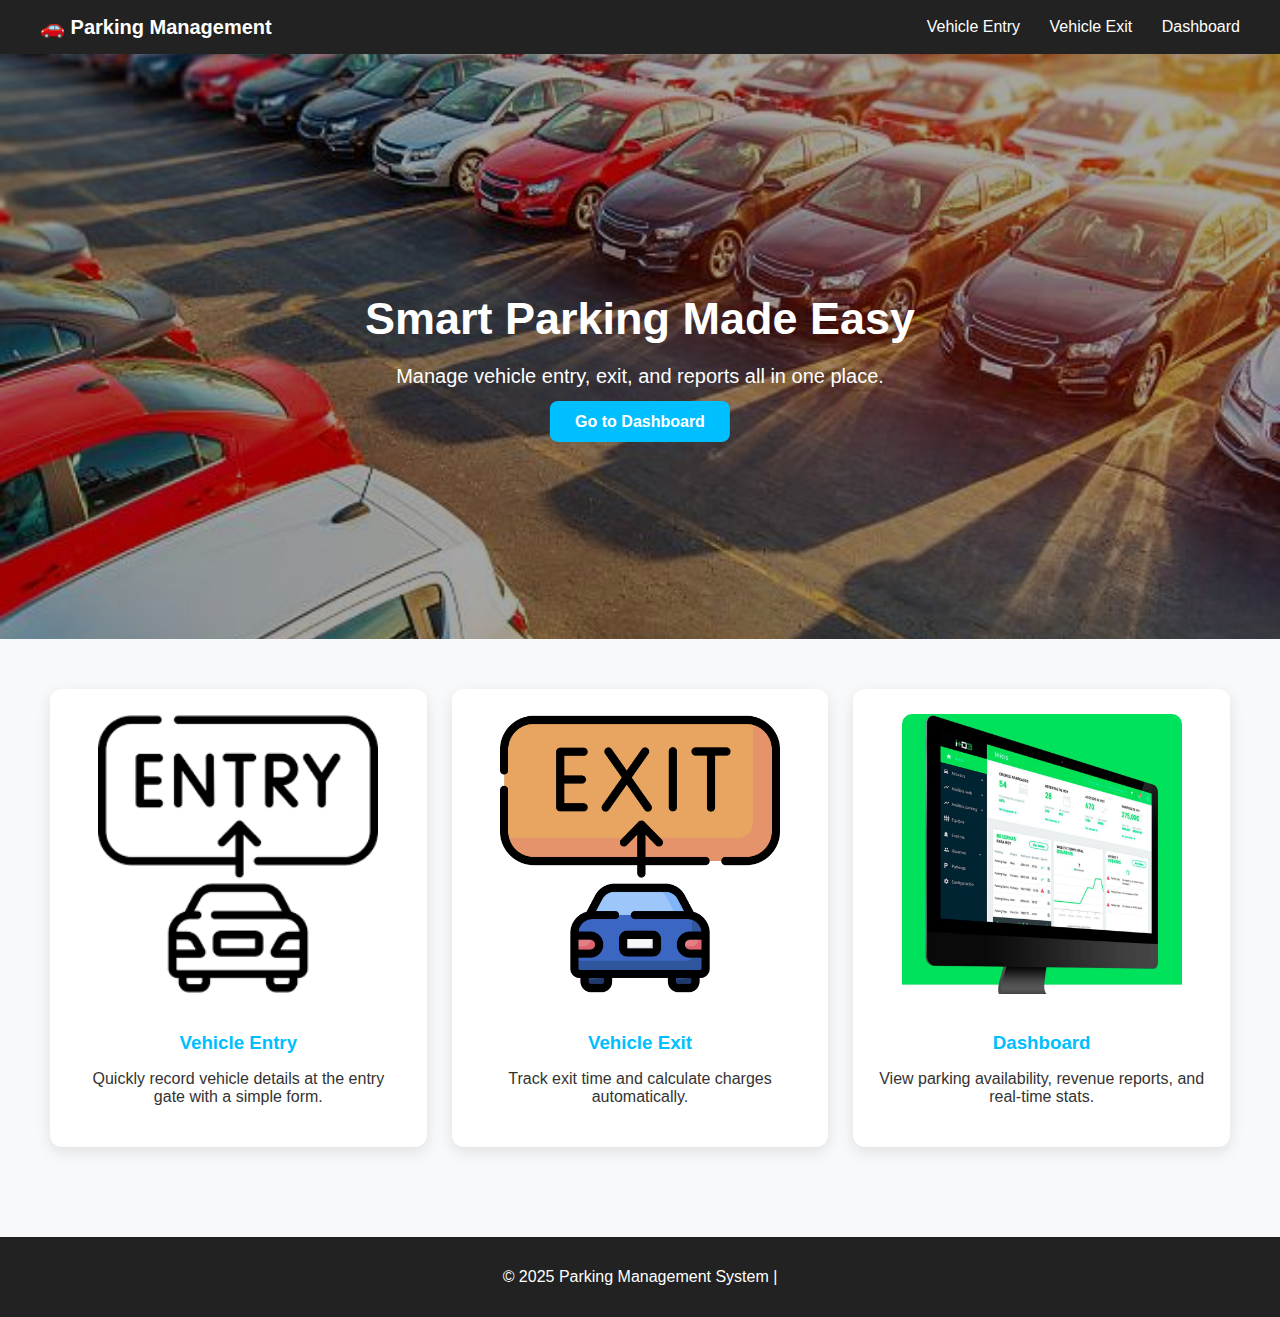
<file: index.html>
<!doctype html>
<html lang="en">
<head>
  <meta charset="utf-8">
  <title>Parking Management System</title>
  <style>
    body {
      margin: 0;
      font-family: 'Segoe UI', Tahoma, Geneva, Verdana, sans-serif;
      background: #f8f9fa;
      color: #333;
      scroll-behavior: smooth;
    }

    /* Navigation */
    nav {
      background: #222;
      color: #fff;
      display: flex;
      justify-content: space-between;
      padding: 15px 40px;
      align-items: center;
      position: sticky;
      top: 0;
      z-index: 1000;
    }

    nav .logo {
      font-weight: bold;
      font-size: 20px;
    }

    nav .menu a {
      color: #fff;
      text-decoration: none;
      margin-left: 25px;
      font-size: 16px;
      transition: color 0.3s, transform 0.2s;
    }

    nav .menu a:hover {
      color: #00bfff;
      transform: scale(1.1);
    }

    /* Hero Section */
    .hero {
      position: relative;
      width: 100%;
      height: 65vh;
      overflow: hidden;
    }

    .hero img {
      width: 100%;
      height: 100%;
      object-fit: cover;
      filter: brightness(65%);
    }

    .hero-text {
      position: absolute;
      top: 50%;
      left: 50%;
      transform: translate(-50%, -50%);
      text-align: center;
      color: #fff;
      animation: fadeIn 2s ease-in-out;
    }

    .hero-text h1 {
      font-size: 45px;
      margin-bottom: 15px;
    }

    .hero-text p {
      font-size: 20px;
      margin-bottom: 25px;
    }

    .btn {
      background: #00bfff;
      padding: 12px 25px;
      color: #fff;
      border-radius: 8px;
      text-decoration: none;
      font-weight: bold;
      transition: background 0.3s, transform 0.2s;
    }

    .btn:hover {
      background: #008fcc;
      transform: translateY(-3px);
    }

    @keyframes fadeIn {
      from {opacity: 0;}
      to {opacity: 1;}
    }

    /* Features Section */
    .features {
      display: grid;
      grid-template-columns: repeat(auto-fit, minmax(250px, 1fr));
      gap: 25px;
      padding: 50px;
      text-align: center;
    }

    .feature-card {
      background: #fff;
      border-radius: 12px;
      padding: 25px;
      box-shadow: 0 5px 15px rgba(0,0,0,0.1);
      transition: transform 0.3s;
    }

    .feature-card:hover {
      transform: translateY(-8px);
    }

    .feature-card img {
      width: 100%;
      max-width: 280px;
      height: 280px;
      object-fit: cover;
      border-radius: 10px;
      margin-bottom: 15px;
    }

    .feature-card h3 {
      margin-bottom: 10px;
      color: #00bfff;
    }

    /* Footer */
    footer {
      background: #222;
      color: #fff;
      text-align: center;
      padding: 15px;
      margin-top: 40px;
    }
  </style>
</head>
<body>
  <!-- Navigation -->
  <nav>
    <div class="logo">🚗 Parking Management</div>
    <div class="menu">
      <a href="entry.html">Vehicle Entry</a>
      <a href="exit.html">Vehicle Exit</a>
      <a href="dashboard.html">Dashboard</a>
    </div>
  </nav>

  <!-- Hero Section -->
  <header class="hero">
    <img src="parkingarea.jpg" alt="Parking Area">
    <div class="hero-text">
      <h1>Smart Parking Made Easy</h1>
      <p>Manage vehicle entry, exit, and reports all in one place.</p>
      <a href="dashboard.html" class="btn">Go to Dashboard</a>
    </div>
  </header>

  <!-- Features Section -->
  <section class="features">
    <div class="feature-card">
        <img src="vehicleentry.png" alt="Entry" height="150" width="150">
      <h3>Vehicle Entry</h3>
      <p>Quickly record vehicle details at the entry gate with a simple form.</p>
    </div>
    <div class="feature-card">
       <img src="vehicleexit.png" alt="Exit" height="150" width="150">
      <h3>Vehicle Exit</h3>
      <p>Track exit time and calculate charges automatically.</p>
    </div>
    <div class="feature-card">
        <img src="dash1.jpg" alt="Dashboard" height="150" width="150">
      <h3>Dashboard</h3>
      <p>View parking availability, revenue reports, and real-time stats.</p>
    </div>
  </section>

  <!-- Footer -->
  <footer>
      <p>© 2025 Parking Management System | <p>
  </footer>
</body>
</html>
</file>
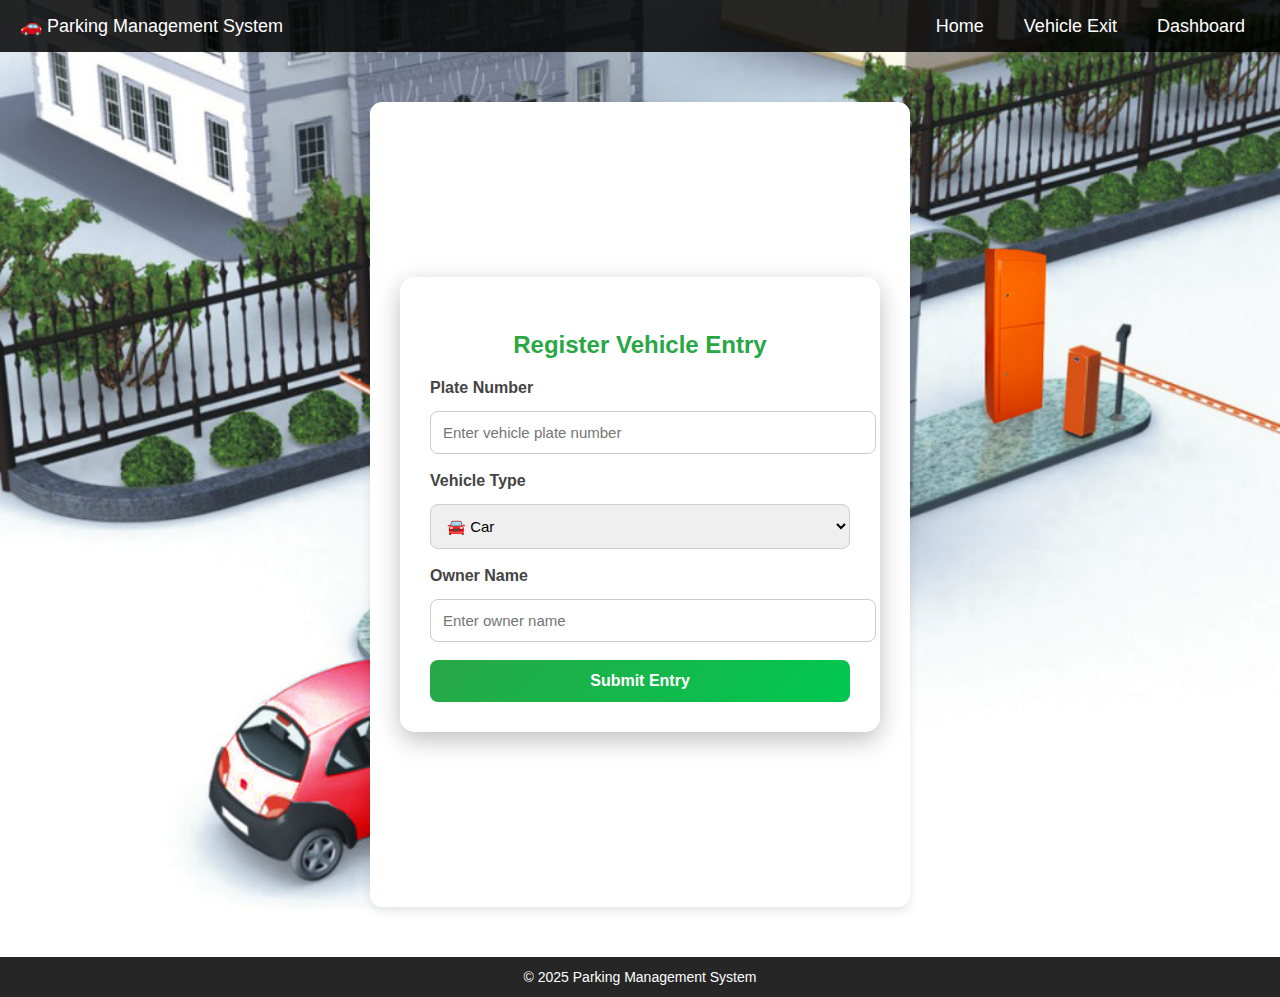
<file: entry.html>
<!doctype html>
<html>
<head>
  <meta charset="utf-8">
  <title>Vehicle Entry</title>
  <link rel="stylesheet" href="style.css">
  <style>
    body {
      margin: 0;
      font-family: 'Segoe UI', Tahoma, Geneva, Verdana, sans-serif;
      background: url('entryimg.jpeg') no-repeat center center fixed;
      background-size: cover;
      color: #333;
    }

    nav {
      background: rgba(0, 0, 0, 0.85);
      color: white;
      padding: 15px 20px;
      display: flex;
      justify-content: space-between;
      align-items: center;
      font-size: 18px;
    }
    nav div a {
      color: white;
      margin-left: 20px;
      text-decoration: none;
      font-weight: 500;
      transition: color 0.3s;
    }
    nav div a:hover {
      color: #00c3ff;
    }

    .container {
      display: flex;
      justify-content: center;
      align-items: center;
      min-height: 85vh;
      padding: 20px;
    }

    .form-box {
      background: rgba(255, 255, 255, 0.95);
      padding: 30px;
      border-radius: 15px;
      box-shadow: 0px 8px 25px rgba(0, 0, 0, 0.25);
      text-align: center;
      width: 100%;
      max-width: 420px;
      transition: transform 0.3s ease, box-shadow 0.3s ease;
    }
    .form-box:hover {
      transform: translateY(-5px);
      box-shadow: 0px 12px 30px rgba(0,0,0,0.3);
    }

    .form-box h3 {
      color: #28a745;
      margin-bottom: 20px;
      font-size: 24px;
      font-weight: bold;
    }

    label {
      display: block;
      margin-bottom: 6px;
      font-weight: bold;
      text-align: left;
      color: #444;
    }

    input[type="text"], select {
      width: 100%;
      padding: 12px;
      margin-bottom: 18px;
      border-radius: 8px;
      border: 1px solid #ccc;
      outline: none;
      font-size: 15px;
      transition: border 0.3s, box-shadow 0.3s;
    }
    input[type="text"]:focus, select:focus {
      border-color: #28a745;
      box-shadow: 0 0 6px rgba(40,167,69,0.4);
    }

    button {
      width: 100%;
      padding: 12px;
      background: linear-gradient(135deg, #28a745, #00c851);
      border: none;
      border-radius: 8px;
      color: white;
      font-size: 16px;
      font-weight: bold;
      cursor: pointer;
      transition: background 0.3s, transform 0.2s;
    }
    button:hover {
      background: linear-gradient(135deg, #218838, #009e3d);
      transform: scale(1.03);
    }

    footer {
      text-align: center;
      background: rgba(0,0,0,0.85);
      color: white;
      padding: 12px;
      font-size: 14px;
    }
  </style>
</head>
<body>
  <nav>
    🚗 Parking Management System
    <div>
      <a href="index.html">Home</a>
      <a href="exit.html">Vehicle Exit</a>
      <a href="dashboard.html">Dashboard</a>
    </div>
  </nav>

  <div class="container">
    <div class="form-box">
      <h3>Register Vehicle Entry</h3>
      <form method="post" action="php/entry.php">
        <label>Plate Number</label>
        <input type="text" name="plate" placeholder="Enter vehicle plate number" required>

        <label>Vehicle Type</label>
        <select name="vehicle_type">
          <option value="car">🚘 Car</option>
          <option value="bike">🏍️ Bike</option>
          <option value="truck">🚚 Truck</option>
        </select>

        <label>Owner Name</label>
        <input type="text" name="owner" placeholder="Enter owner name">

        <button type="submit">Submit Entry</button>
      </form>
    </div>
  </div>

  <footer>
    © 2025 Parking Management System
  </footer>
</body>
</html>
</file>
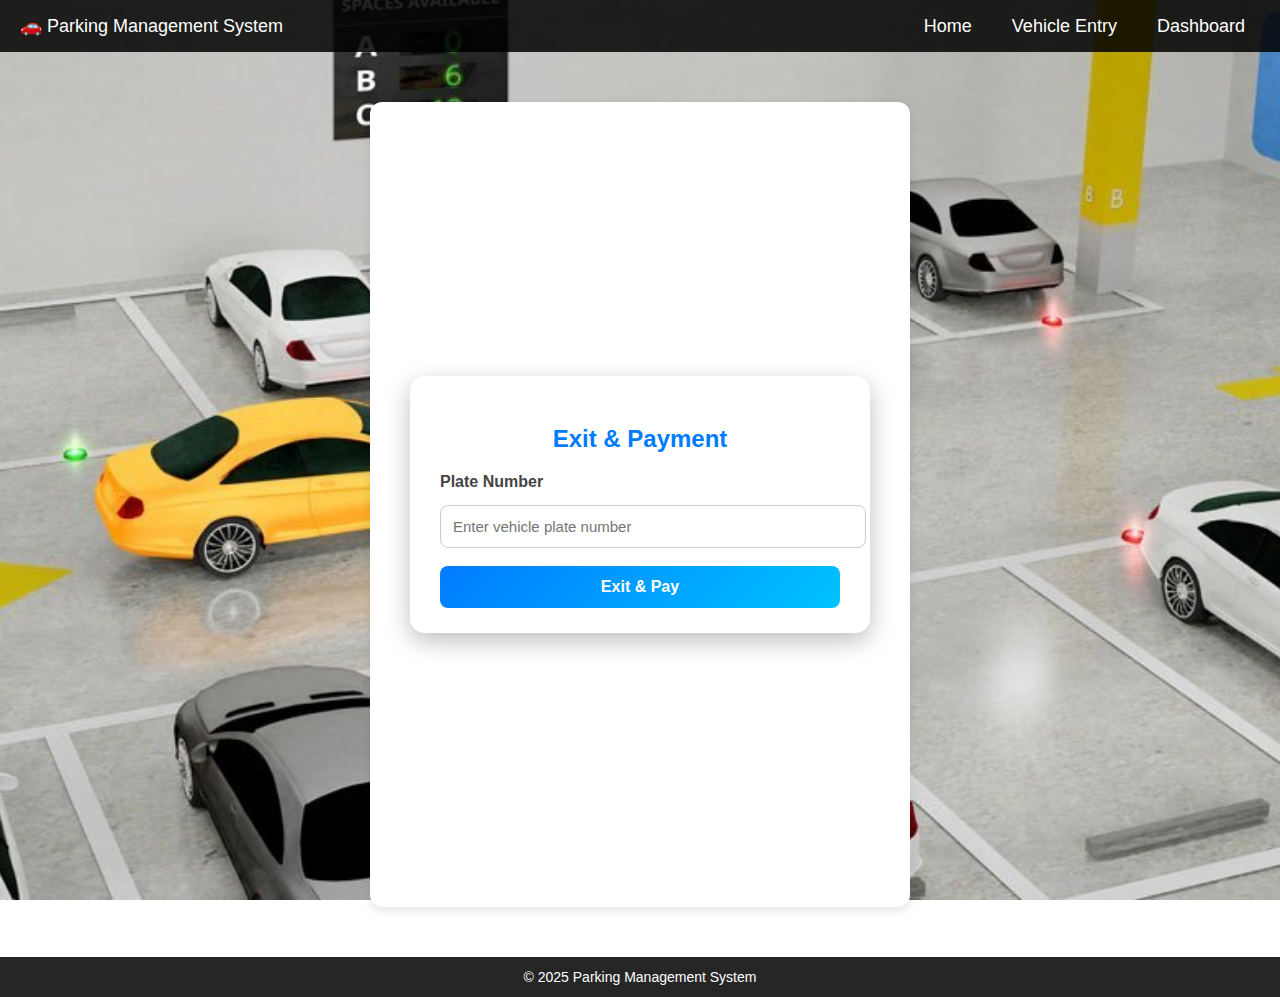
<file: exit.html>
<!doctype html>
<html>
<head>
  <meta charset="utf-8">
  <title>Vehicle Exit</title>
  <link rel="stylesheet" href="style.css">
  <style>
    body {
      margin: 0;
      font-family: 'Segoe UI', Tahoma, Geneva, Verdana, sans-serif;
      background: url('exitimg.jpg') no-repeat center center fixed;
      background-size: cover;
      color: #333;
    }
    nav {
      background: rgba(0, 0, 0, 0.85);
      color: white;
      padding: 15px 20px;
      display: flex;
      justify-content: space-between;
      align-items: center;
      font-size: 18px;
    }
    nav div a {
      color: white;
      margin-left: 20px;
      text-decoration: none;
      font-weight: 500;
      transition: color 0.3s;
    }
    nav div a:hover {
      color: #00c3ff;
    }

    .container {
      display: flex;
      justify-content: center;
      align-items: center;
      min-height: 85vh;
      padding: 20px;
    }

    .form-box {
      background: rgba(255, 255, 255, 0.95);
      padding: 25px 30px;
      border-radius: 15px;
      box-shadow: 0px 8px 25px rgba(0, 0, 0, 0.25);
      text-align: center;
      width: 100%;
      max-width: 400px;
      transition: transform 0.3s ease, box-shadow 0.3s ease;
    }
    .form-box:hover {
      transform: translateY(-5px);
      box-shadow: 0px 12px 30px rgba(0,0,0,0.3);
    }

    .form-box h3 {
      color: #007bff;
      margin-bottom: 20px;
      font-size: 24px;
      font-weight: bold;
    }

    label {
      display: block;
      margin-bottom: 6px;
      font-weight: bold;
      text-align: left;
      color: #444;
    }
    input[type="text"] {
      width: 100%;
      padding: 12px;
      margin-bottom: 18px;
      border-radius: 8px;
      border: 1px solid #ccc;
      outline: none;
      font-size: 15px;
      transition: border 0.3s, box-shadow 0.3s;
    }
    input[type="text"]:focus {
      border-color: #007bff;
      box-shadow: 0 0 6px rgba(0,123,255,0.4);
    }

    button {
      width: 100%;
      padding: 12px;
      background: linear-gradient(135deg, #007bff, #00c3ff);
      border: none;
      border-radius: 8px;
      color: white;
      font-size: 16px;
      font-weight: bold;
      cursor: pointer;
      transition: background 0.3s, transform 0.2s;
    }
    button:hover {
      background: linear-gradient(135deg, #0056b3, #0099cc);
      transform: scale(1.03);
    }

    footer {
      text-align: center;
      background: rgba(0,0,0,0.85);
      color: white;
      padding: 12px;
      font-size: 14px;
      margin-top: auto;
    }
  </style>
</head>
<body>
  <nav>
    🚗 Parking Management System
    <div>
      <a href="index.html">Home</a>
      <a href="entry.html">Vehicle Entry</a>
      <a href="dashboard.html">Dashboard</a>
    </div>
  </nav>

  <div class="container">
    <div class="form-box">
      <h3>Exit & Payment</h3>
      <form method="post" action="php/exit.php">
        <label>Plate Number</label>
        <input type="text" name="plate" placeholder="Enter vehicle plate number" required>
        <button type="submit">Exit & Pay</button>
      </form>
    </div>
  </div>

  <footer>
    © 2025 Parking Management System
  </footer>
</body>
</html>
</file>
<file: style.css>
body {
    font-family: 'Poppins', sans-serif;
    background-color: #f5f7fa;
    margin: 0;
    padding: 0;
}
nav {
    background: #007bff;
    color: #fff;
    padding: 15px;
    text-align: center;
    font-size: 18px;
}
nav a {
    color: white;
    margin: 0 15px;
    text-decoration: none;
    font-weight: 500;
}
nav a:hover { text-decoration: underline; }
.container {
    max-width: 500px;
    margin: 50px auto;
    background: white;
    padding: 30px;
    border-radius: 12px;
    box-shadow: 0 4px 10px rgba(0,0,0,0.1);
}
h2, h3 { text-align: center; color: #333; }
input, select {
    width: 100%;
    padding: 10px;
    margin: 8px 0;
    border: 1px solid #ccc;
    border-radius: 8px;
    font-size: 14px;
}
button {
    background: #007bff;
    color: white;
    padding: 10px 20px;
    border: none;
    border-radius: 8px;
    font-size: 16px;
    cursor: pointer;
    transition: background 0.3s;
}
button:hover { background: #0056b3; }
.dashboard {
    display: grid;
    grid-template-columns: repeat(auto-fill, minmax(200px, 1fr));
    gap: 20px;
    padding: 20px;
}
.card {
    padding: 20px;
    border-radius: 12px;
    box-shadow: 0 4px 8px rgba(0,0,0,0.1);
    text-align: center;
    background: white;
}
.card.free { border-left: 6px solid green; }
.card.occupied { border-left: 6px solid red; }
</file>
